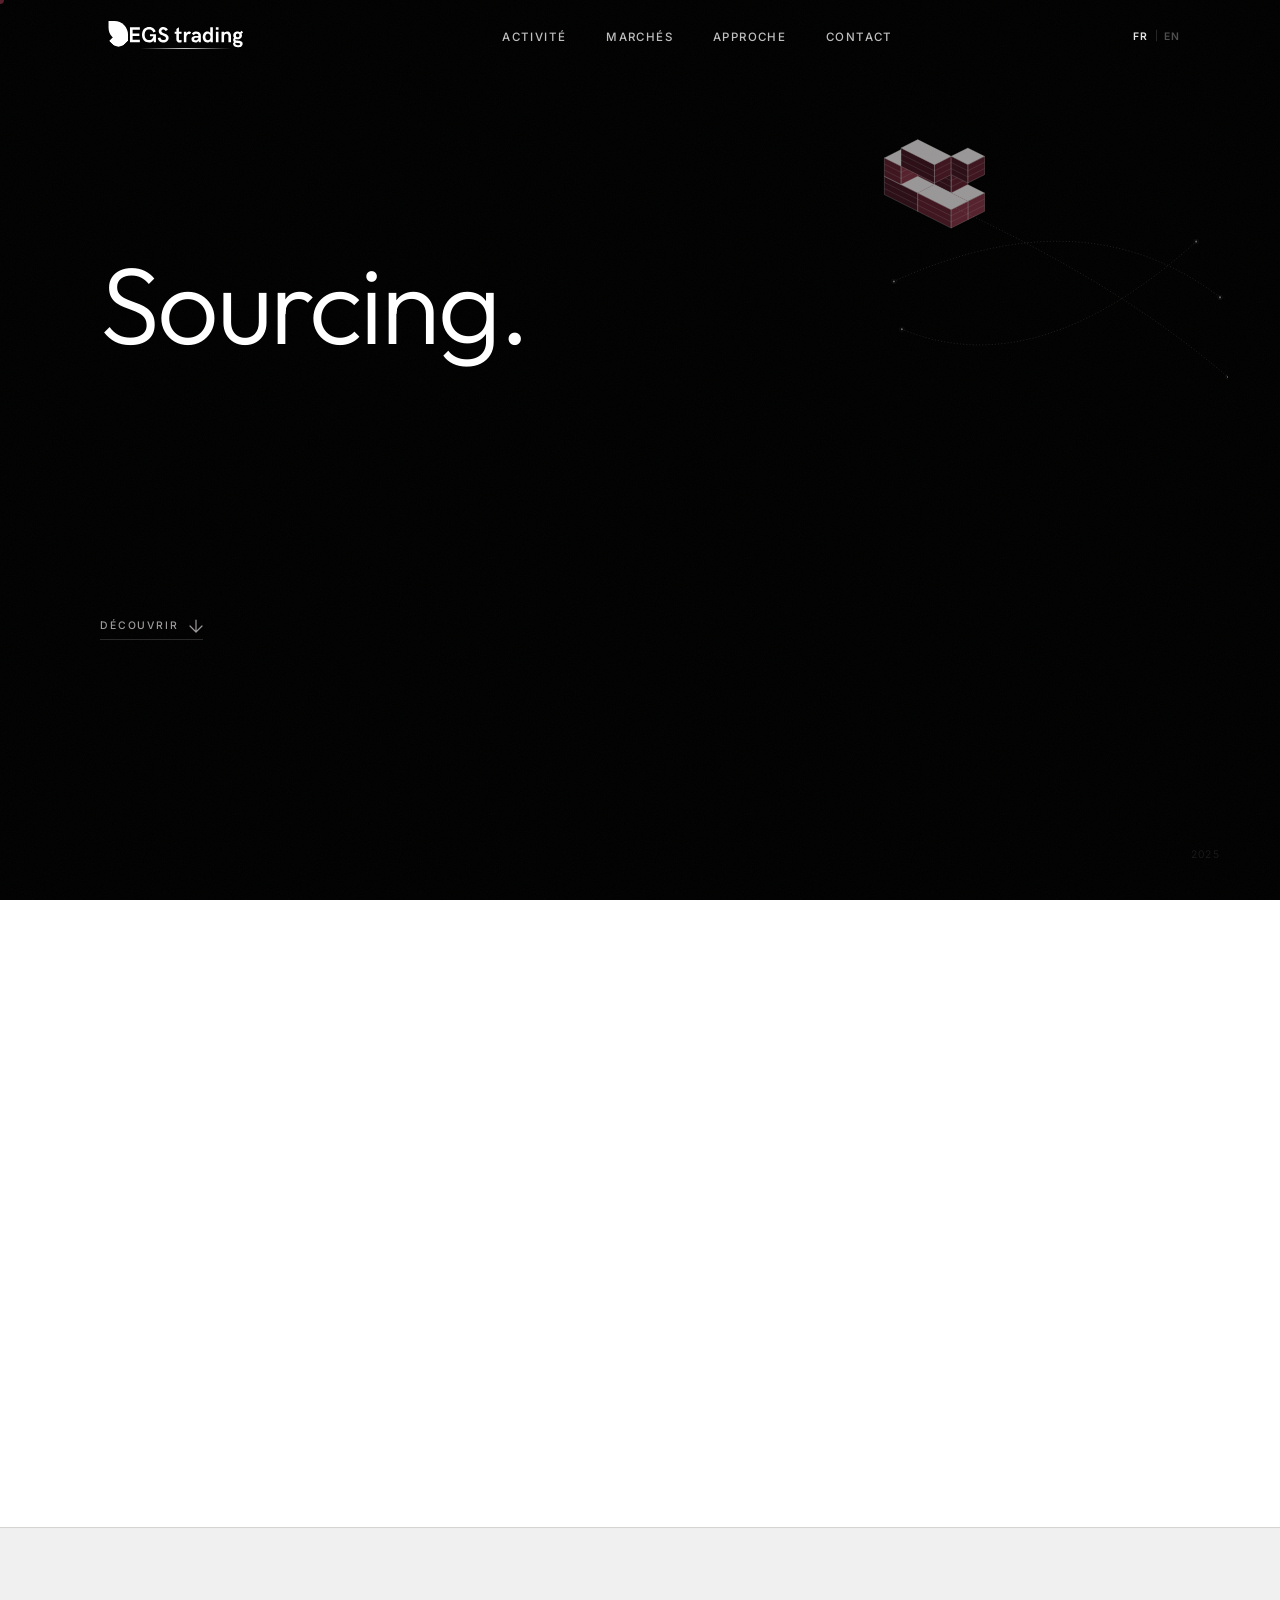
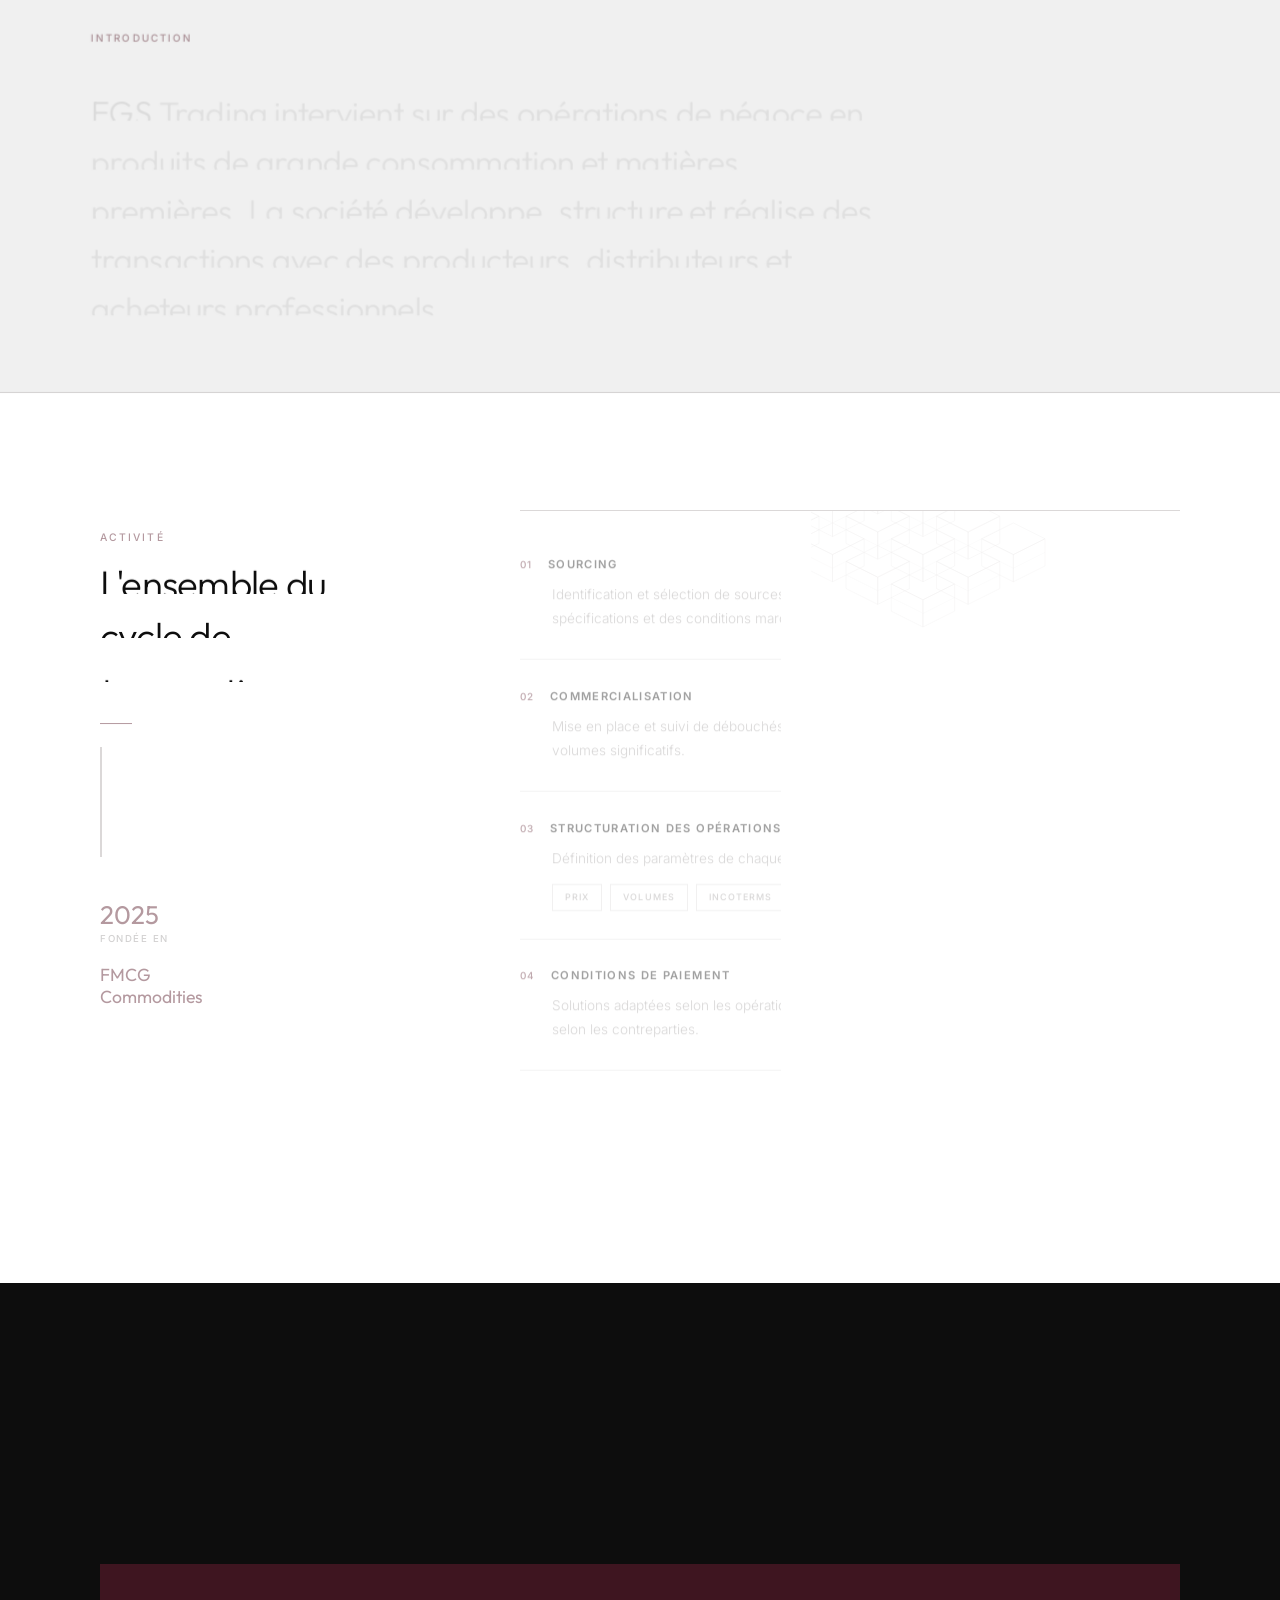
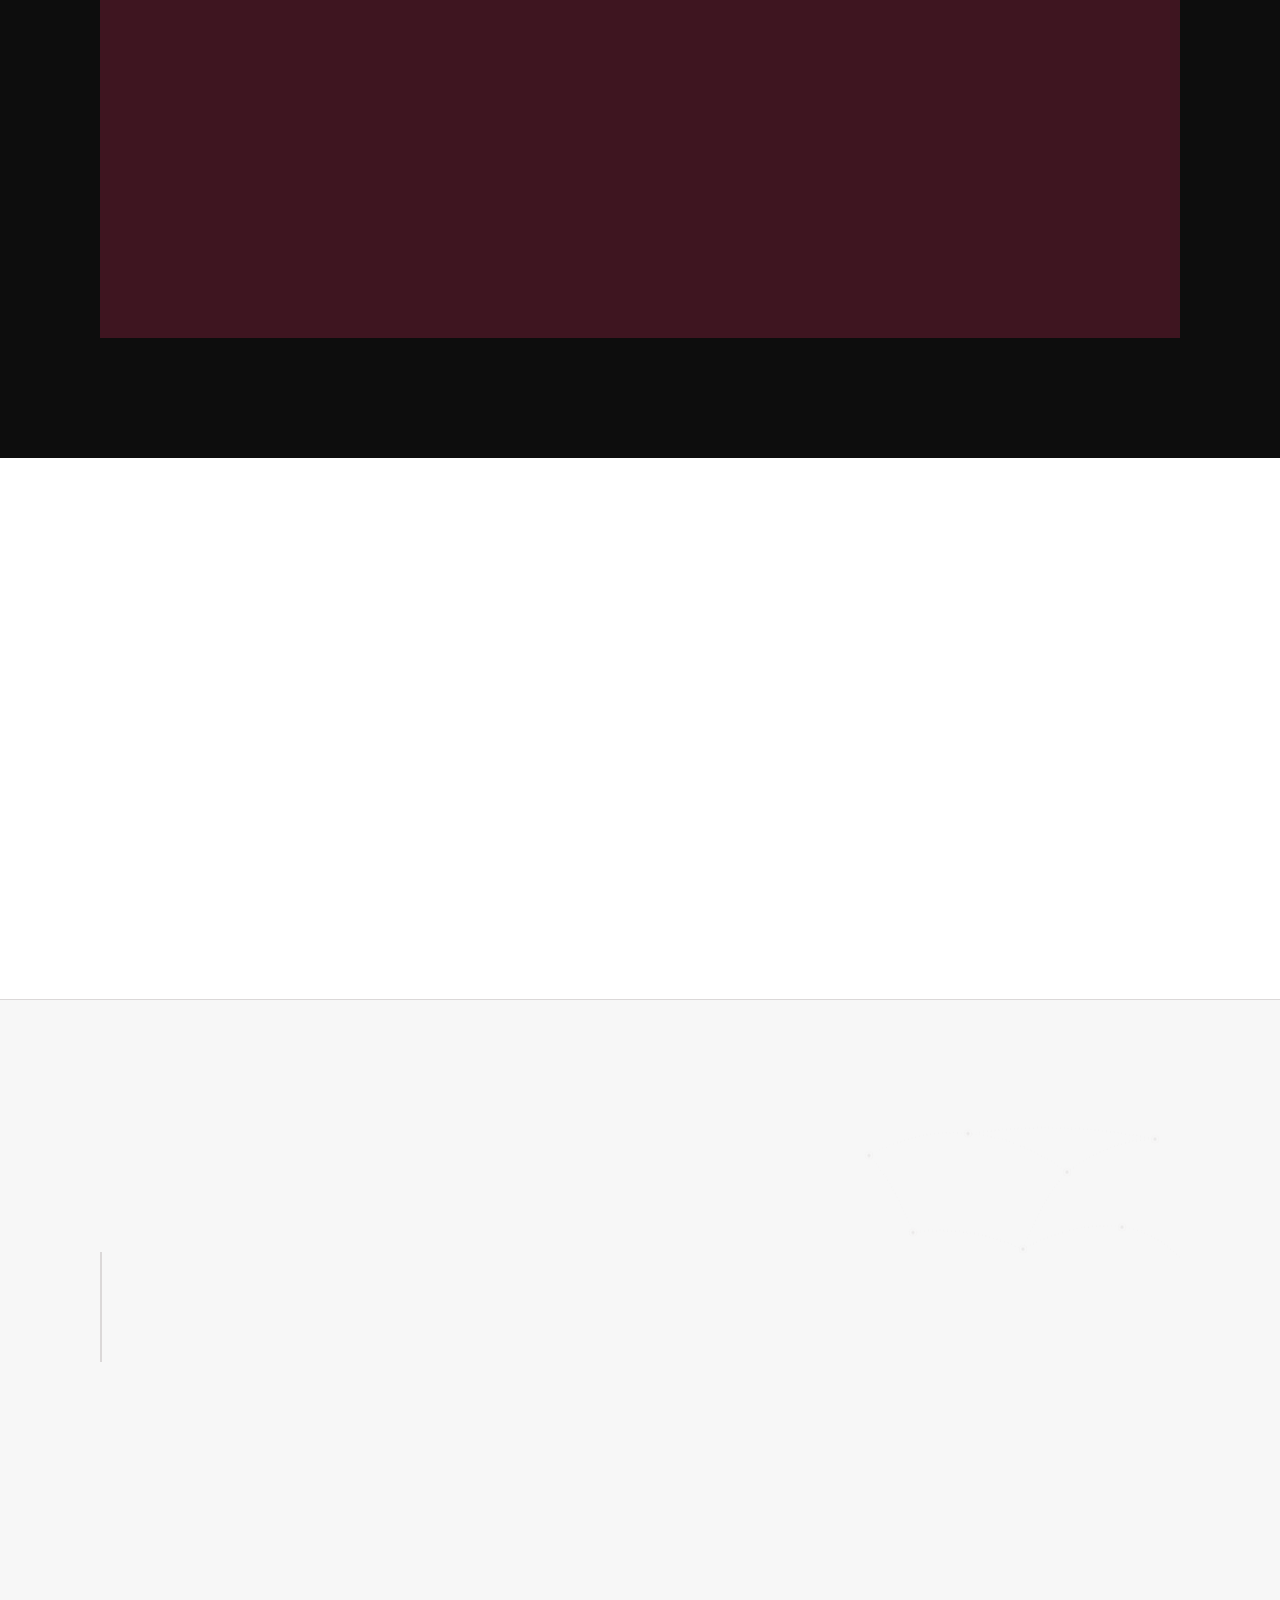
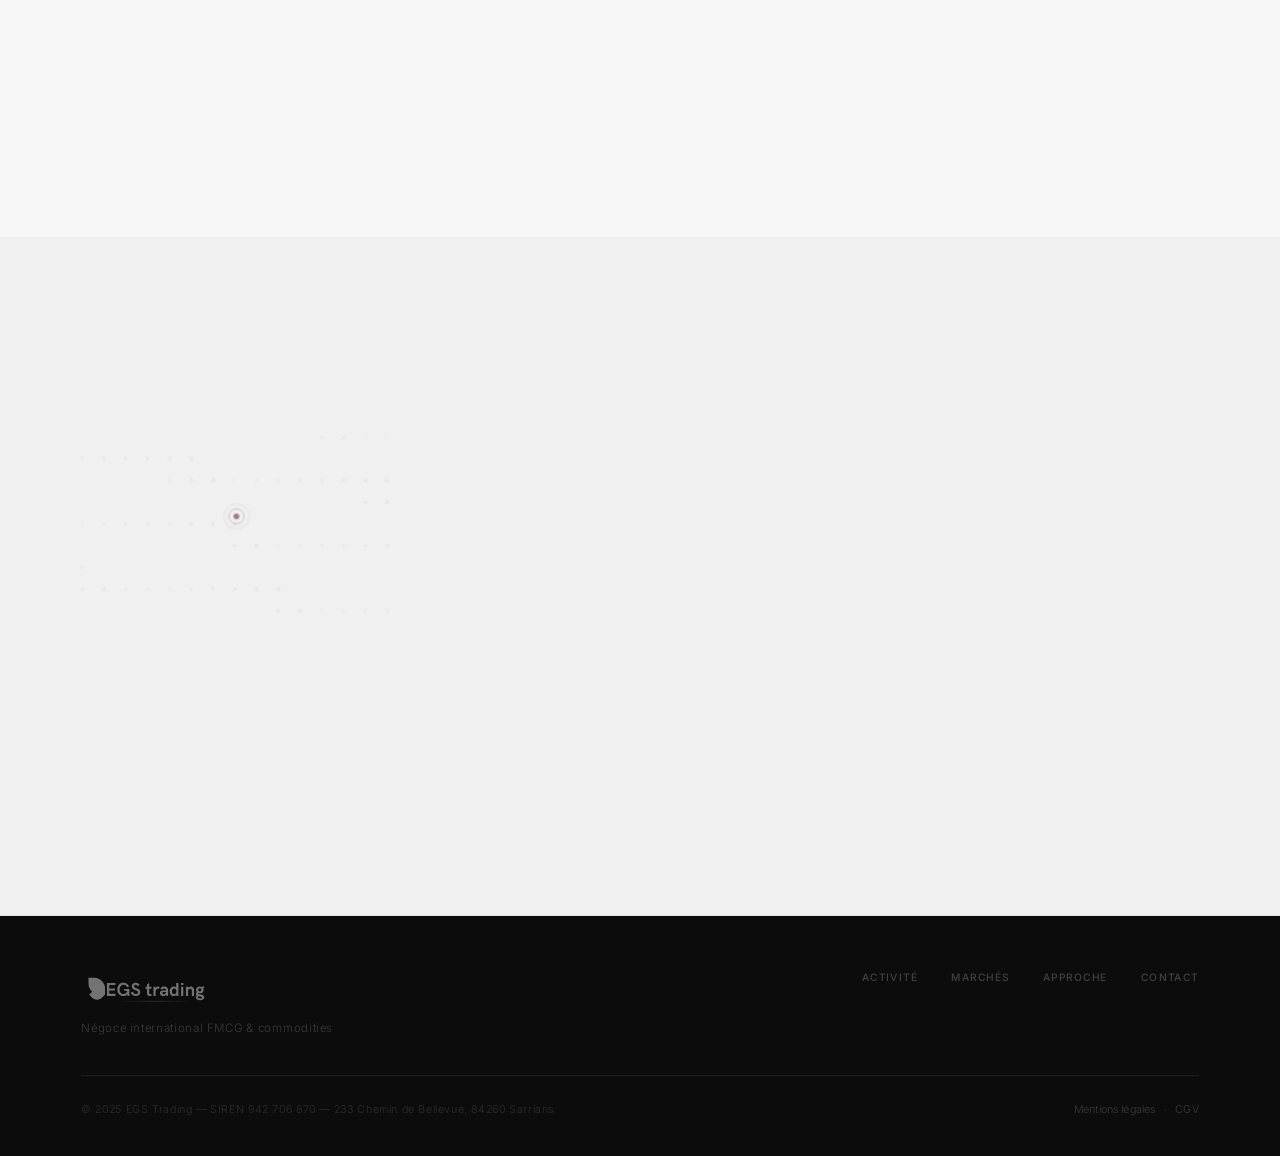
<file: index.html>
<!DOCTYPE html>
<html lang="fr">
<head>
  <meta charset="UTF-8" />
  <meta name="viewport" content="width=device-width, initial-scale=1.0" />
  <title>EGS Trading — Négoce international FMCG & Commodities</title>
  <meta name="description" content="EGS Trading — Négoce international FMCG & Commodities. Sourcing, structuration et exécution de transactions." />
  <link rel="preconnect" href="https://fonts.googleapis.com" />
  <link href="https://fonts.googleapis.com/css2?family=Outfit:wght@200;300;400;500;600;700&family=Inter:wght@300;400;500&display=swap" rel="stylesheet" />
  <link rel="stylesheet" href="style.css?v=5" />
</head>
<body>

  <!-- Scroll progress -->
  <div class="scroll-progress" id="scrollProgress"><span></span></div>

  <!-- Custom cursor -->
  <div class="cursor" id="cursor"></div>
  <div class="cursor-follower" id="cursorFollower"></div>

  <!-- ==============================
       NAVIGATION
  =============================== -->
  <header class="header" id="header">
    <nav class="nav container">
      <a href="#top" class="nav__logo">
        <img src="logo.svg" alt="EGS Trading" class="nav__logo-img" />
      </a>
      <ul class="nav__links" id="navLinks">
        <li><a href="#activite" class="nav__link" data-i18n="nav.activity">Activité</a></li>
        <li><a href="#marches"  class="nav__link" data-i18n="nav.markets">Marchés</a></li>
        <li><a href="#approche" class="nav__link" data-i18n="nav.approach">Approche</a></li>
        <li><a href="#contact"  class="nav__link" data-i18n="nav.contact">Contact</a></li>
      </ul>
      <div class="nav__right">
        <div class="lang-switcher">
          <button class="lang-btn active" data-lang="fr">FR</button>
          <span class="lang-sep">|</span>
          <button class="lang-btn" data-lang="en">EN</button>
        </div>
        <button class="nav__burger" id="burger" aria-label="Menu">
          <span></span><span></span>
        </button>
      </div>
    </nav>
  </header>

  <!-- ==============================
       HERO
  =============================== -->
  <section class="hero" id="top">
    <canvas class="hero__canvas" id="heroCanvas"></canvas>
    <img src="img/hero-scene.svg" alt="" aria-hidden="true" class="hero__scene" />
    <div class="hero__grain"></div>
    <div class="hero__frame" aria-hidden="true">
      <span class="hero__frame-mark hero__frame-mark--tl"></span>
      <span class="hero__frame-mark hero__frame-mark--tr"></span>
      <span class="hero__frame-mark hero__frame-mark--bl"></span>
      <span class="hero__frame-mark hero__frame-mark--br"></span>
    </div>
    <div class="container hero__inner">
      <h1 class="hero__title">
        <span class="hero__title-row reveal-line" data-i18n="hero.line1">Sourcing.</span>
        <span class="hero__title-row hero__title-row--indent reveal-line" data-i18n="hero.line2">Structuration.</span>
        <span class="hero__title-row hero__title-row--light reveal-line" data-i18n="hero.line3">Exécution.</span>
      </h1>
      <div class="hero__footer">
        <a href="#activite" class="hero__scroll-cta reveal-up">
          <span data-i18n="hero.cta">Découvrir</span>
          <svg width="14" height="14" viewBox="0 0 14 14" fill="none"><path d="M7 1v12M1 7l6 6 6-6" stroke="currentColor" stroke-width="1.2" stroke-linecap="round" stroke-linejoin="round"/></svg>
        </a>
      </div>
    </div>
    <div class="hero__year">2025</div>
  </section>

  <div class="seam" aria-hidden="true"><span></span></div>

  <!-- ==============================
       INTRO
  =============================== -->
  <section class="manifesto">
    <div class="container">
      <div class="manifesto__wrapper reveal-up">
        <span class="manifesto__eyebrow" data-i18n="intro.label">Introduction</span>
        <blockquote class="manifesto__quote" data-i18n="intro.text">
          EGS Trading intervient sur des opérations de négoce en produits de grande consommation et matières premières. La société développe, structure et réalise des transactions avec des producteurs, distributeurs et acheteurs professionnels.
        </blockquote>
      </div>
    </div>
  </section>

  <div class="seam" aria-hidden="true"><span></span></div>

  <!-- ==============================
       ACTIVITÉ
  =============================== -->
  <section class="about" id="activite">
    <div class="container about__grid">

      <div class="about__sticky">
        <span class="section-label reveal-up" data-i18n="activity.label">Activité</span>
        <h2 class="about__title reveal-up" data-i18n="activity.title">
          L'ensemble du<br>cycle de<br>transaction.
        </h2>
        <div class="about__rule reveal-up"></div>
        <div class="rail" data-rail aria-hidden="true"><span class="rail__fill"></span></div>
        <div class="about__stats reveal-up">
          <div class="about__stat">
            <span class="about__stat-n">2025</span>
            <span class="about__stat-l" data-i18n="activity.stat1">Fondée en</span>
          </div>
          <div class="about__stat">
            <div class="about__stat-dual">
              <span class="about__stat-n">FMCG</span>
              <span class="about__stat-n" data-i18n="activity.stat2">Commodities</span>
            </div>
          </div>
        </div>
      </div>

      <div class="about__content">
        <img src="img/about-watermark.svg" alt="" aria-hidden="true" class="about__watermark" />
        <div class="about__principles">
          <div class="principle reveal-up">
            <div class="principle__head">
              <span class="principle__num">01</span>
              <h3 data-i18n="activity.p1h">Sourcing</h3>
            </div>
            <p data-i18n="activity.p1t">Identification et sélection de sources d'approvisionnement adaptées, en fonction des volumes, des spécifications et des conditions marché.</p>
          </div>
          <div class="principle reveal-up">
            <div class="principle__head">
              <span class="principle__num">02</span>
              <h3 data-i18n="activity.p2h">Commercialisation</h3>
            </div>
            <p data-i18n="activity.p2t">Mise en place et suivi de débouchés auprès d'acheteurs professionnels, principalement sur des volumes significatifs.</p>
          </div>
          <div class="principle reveal-up">
            <div class="principle__head">
              <span class="principle__num">03</span>
              <h3 data-i18n="activity.p3h">Structuration des opérations</h3>
            </div>
            <p data-i18n="activity.p3t">Définition des paramètres de chaque transaction.</p>
            <div class="principle__tags">
              <span data-i18n="activity.tag1">Prix</span>
              <span data-i18n="activity.tag2">Volumes</span>
              <span data-i18n="activity.tag3">Incoterms</span>
              <span data-i18n="activity.tag4">Logistique</span>
              <span data-i18n="activity.tag5">Conditions contractuelles</span>
            </div>
          </div>
          <div class="principle reveal-up">
            <div class="principle__head">
              <span class="principle__num">04</span>
              <h3 data-i18n="activity.p4h">Conditions de paiement</h3>
            </div>
            <p data-i18n="activity.p4t">Solutions adaptées selon les opérations : paiement comptant, différé, ou structuration spécifique selon les contreparties.</p>
          </div>
          <div class="principle reveal-up">
            <div class="principle__head">
              <span class="principle__num">05</span>
              <h3 data-i18n="activity.p5h">Exécution</h3>
            </div>
            <p data-i18n="activity.p5t">Coordination et suivi des opérations jusqu'à leur aboutissement.</p>
          </div>
        </div>
      </div>

    </div>
  </section>

  <div class="seam seam--dark" aria-hidden="true"><span></span></div>

  <!-- ==============================
       MARCHÉS
  =============================== -->
  <section class="markets" id="marches">
    <div class="container">
      <div class="markets__header reveal-up">
        <span class="section-label section-label--light" data-i18n="markets.label">Marchés</span>
        <h2 class="markets__title" data-i18n="markets.title">Nos marchés</h2>
      </div>
      <div class="markets__grid">
        <article class="market-card reveal-up">
          <img src="img/markets-fmcg.svg" alt="" aria-hidden="true" class="market-card__scene" />
          <div class="market-card__num">I</div>
          <div class="market-card__body">
            <h3 data-i18n="markets.m1h">FMCG</h3>
            <p data-i18n="markets.m1t">Boissons, produits alimentaires et autres références à forte rotation.</p>
            <div class="market-card__tags">
              <span data-i18n="markets.m1t1">Boissons</span>
              <span data-i18n="markets.m1t2">Alimentaire</span>
              <span data-i18n="markets.m1t3">Hygiène</span>
            </div>
          </div>
          <div class="market-card__arrow">
            <svg width="24" height="24" viewBox="0 0 24 24" fill="none"><path d="M5 12h14M12 5l7 7-7 7" stroke="currentColor" stroke-width="1.2" stroke-linecap="round" stroke-linejoin="round"/></svg>
          </div>
        </article>
        <article class="market-card reveal-up">
          <img src="img/markets-commodities.svg" alt="" aria-hidden="true" class="market-card__scene" />
          <div class="market-card__num">II</div>
          <div class="market-card__body">
            <h3 data-i18n="markets.m2h">Commodities</h3>
            <p data-i18n="markets.m2t">Produits agricoles et matières premières sélectionnées.</p>
            <div class="market-card__tags">
              <span data-i18n="markets.m2t1">Agricole</span>
              <span data-i18n="markets.m2t2">Matières premières</span>
            </div>
          </div>
          <div class="market-card__arrow">
            <svg width="24" height="24" viewBox="0 0 24 24" fill="none"><path d="M5 12h14M12 5l7 7-7 7" stroke="currentColor" stroke-width="1.2" stroke-linecap="round" stroke-linejoin="round"/></svg>
          </div>
        </article>
      </div>
    </div>
  </section>

  <div class="seam" aria-hidden="true"><span></span></div>

  <!-- ==============================
       NOS CLIENTS
  =============================== -->
  <section class="approach" id="approche">
    <div class="container approach__grid">

      <div class="approach__left">
        <span class="section-label reveal-up" data-i18n="clients.label">Nos clients</span>
        <h2 class="approach__title reveal-up" data-i18n="clients.title">
          Avec qui<br>nous travaillons.
        </h2>
        <div class="rail" data-rail aria-hidden="true"><span class="rail__fill"></span></div>
      </div>

      <div class="approach__right">
        <img src="img/approach-network.svg" alt="" aria-hidden="true" class="approach__watermark" />
        <p class="approach__goal reveal-up" data-i18n="clients.intro">
          EGS Trading travaille exclusivement avec des professionnels — entreprises, industriels et opérateurs qui nécessitent volumes, réactivité et coordination.
        </p>
        <div class="approach__divider reveal-up"></div>
        <div class="clients__grid reveal-up">
          <div class="client-type">
            <span class="client-type__num">01</span>
            <h3 data-i18n="clients.c1h">Producteurs &amp; industriels</h3>
            <p data-i18n="clients.c1t">Fabricants et producteurs cherchant à écouler des volumes sur de nouveaux marchés ou à optimiser leurs flux de vente.</p>
          </div>
          <div class="client-type">
            <span class="client-type__num">02</span>
            <h3 data-i18n="clients.c2h">Distributeurs &amp; grossistes</h3>
            <p data-i18n="clients.c2t">Opérateurs de distribution ayant des besoins d'approvisionnement réguliers en produits FMCG ou matières premières.</p>
          </div>
          <div class="client-type">
            <span class="client-type__num">03</span>
            <h3 data-i18n="clients.c3h">Acheteurs professionnels</h3>
            <p data-i18n="clients.c3t">Entreprises intervenant sur des marchés internationaux, à la recherche de sources fiables et de conditions compétitives.</p>
          </div>
        </div>
      </div>

    </div>
  </section>

  <div class="seam" aria-hidden="true"><span></span></div>

  <!-- ==============================
       CONTACT
  =============================== -->
  <section class="contact" id="contact">
    <div class="container contact__grid">

      <div class="contact__left">
        <img src="img/contact-map.svg" alt="" aria-hidden="true" class="contact__map" />
        <span class="section-label reveal-up" data-i18n="contact.label">Contact</span>
        <h2 class="contact__title reveal-up" data-i18n="contact.title">
          Pour toute<br>demande.
        </h2>
        <div class="contact__info">
          <a href="mailto:contact@egs-trading.com" class="contact__info-row reveal-up">
            <svg width="16" height="16" viewBox="0 0 24 24" fill="none" stroke="currentColor" stroke-width="1.5"><path d="M21.75 6.75v10.5a2.25 2.25 0 01-2.25 2.25h-15a2.25 2.25 0 01-2.25-2.25V6.75m19.5 0A2.25 2.25 0 0019.5 4.5h-15a2.25 2.25 0 00-2.25 2.25m19.5 0v.243a2.25 2.25 0 01-1.07 1.916l-7.5 4.615a2.25 2.25 0 01-2.36 0L3.32 8.91a2.25 2.25 0 01-1.07-1.916V6.75"/></svg>
            <span>contact@egs-trading.com</span>
          </a>
          <div class="contact__info-row reveal-up">
            <svg width="16" height="16" viewBox="0 0 24 24" fill="none" stroke="currentColor" stroke-width="1.5"><path d="M15 10.5a3 3 0 11-6 0 3 3 0 016 0z"/><path d="M19.5 10.5c0 7.142-7.5 11.25-7.5 11.25S4.5 17.642 4.5 10.5a7.5 7.5 0 1115 0z"/></svg>
            <span>233 Chemin de Bellevue<br>84260 Sarrians, France</span>
          </div>
        </div>
      </div>

      <div class="contact__right reveal-up">
        <form class="form" id="contactForm" method="post" action="contact.php" novalidate>
          <div class="form__row">
            <div class="form__field">
              <label data-i18n="form.name">Nom</label>
              <input type="text" name="nom" required data-i18n-placeholder="form.namePh" placeholder="Votre nom" />
            </div>
            <div class="form__field">
              <label data-i18n="form.company">Société</label>
              <input type="text" name="societe" data-i18n-placeholder="form.companyPh" placeholder="Votre société" />
            </div>
          </div>
          <div class="form__field">
            <label data-i18n="form.email">Email</label>
            <input type="email" name="email" required placeholder="votre@email.com" />
          </div>
          <div class="form__field">
            <label data-i18n="form.message">Message</label>
            <textarea name="message" required rows="5" data-i18n-placeholder="form.messagePh" placeholder="Décrivez votre projet..."></textarea>
          </div>
          <button type="submit" class="form__submit" id="formSubmit">
            <span data-i18n="form.send">Envoyer</span>
            <svg width="16" height="16" viewBox="0 0 24 24" fill="none"><path d="M5 12h14M12 5l7 7-7 7" stroke="currentColor" stroke-width="1.5" stroke-linecap="round" stroke-linejoin="round"/></svg>
          </button>
          <p class="form__notice" id="formNotice"></p>
        </form>
      </div>

    </div>
  </section>

  <div class="seam seam--dark" aria-hidden="true"><span></span></div>

  <!-- ==============================
       FOOTER
  =============================== -->
  <footer class="footer">
    <div class="container footer__inner">
      <div class="footer__top">
        <div class="footer__brand">
          <img src="logo.svg" alt="EGS Trading" class="footer__logo" />
          <p class="footer__tagline" data-i18n="footer.tagline">Négoce international FMCG &amp; commodities</p>
        </div>
        <nav class="footer__nav">
          <a href="#activite" data-i18n="nav.activity">Activité</a>
          <a href="#marches" data-i18n="nav.markets">Marchés</a>
          <a href="#approche" data-i18n="nav.approach">Approche</a>
          <a href="#contact" data-i18n="nav.contact">Contact</a>
        </nav>
      </div>
      <div class="footer__bottom">
        <p class="footer__legal">
          &copy; 2025 EGS Trading &mdash; SIREN 942 706 870 &mdash; 233 Chemin de Bellevue, 84260 Sarrians
        </p>
        <div class="footer__legal-links">
          <a href="mentions-legales.html">Mentions légales</a>
          <span>·</span>
          <a href="cgv.html">CGV</a>
        </div>
      </div>
    </div>
  </footer>

  <script src="script.js?v=5"></script>
  <script src="vendor/gsap.min.js"></script>
  <script src="vendor/ScrollTrigger.min.js"></script>
  <script src="vendor/lenis.min.js"></script>
  <script src="motion.js?v=1"></script>
</body>
</html>
</file>
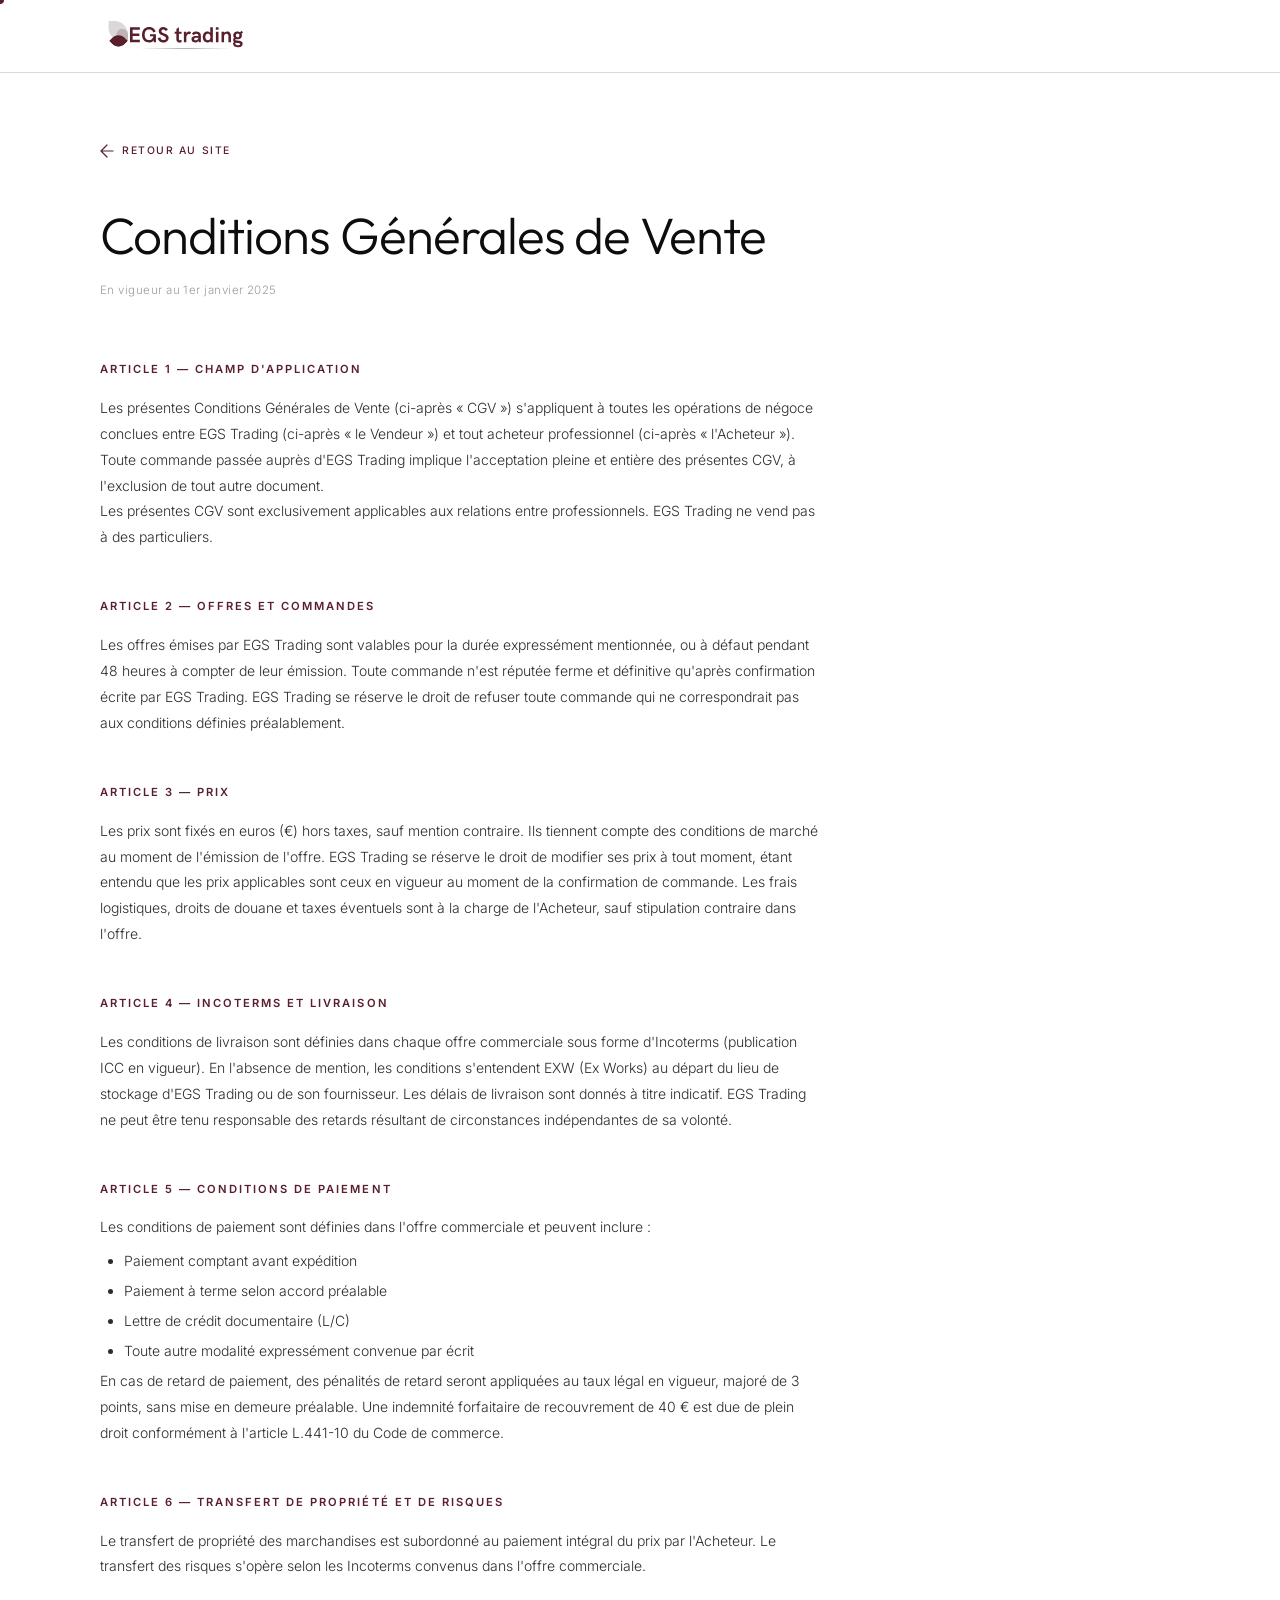
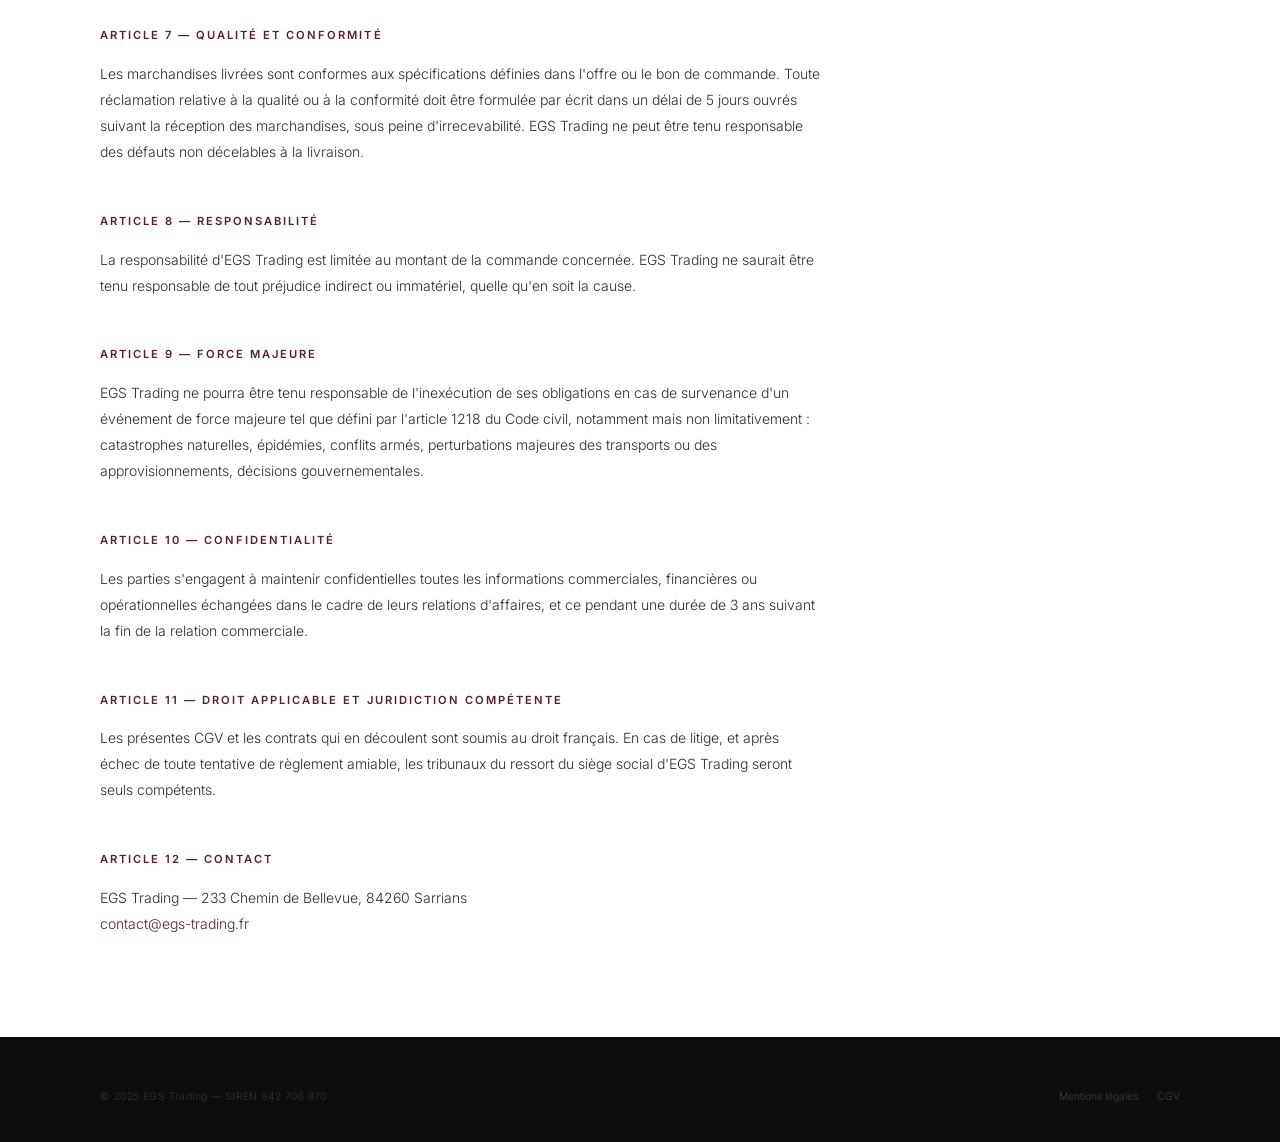
<file: cgv.html>
<!DOCTYPE html>
<html lang="fr">
<head>
  <meta charset="UTF-8" />
  <meta name="viewport" content="width=device-width, initial-scale=1.0" />
  <title>Conditions Générales de Vente — EGS Trading</title>
  <link rel="preconnect" href="https://fonts.googleapis.com" />
  <link href="https://fonts.googleapis.com/css2?family=Outfit:wght@200;300;400;500;600&family=Inter:wght@300;400;500&display=swap" rel="stylesheet" />
  <link rel="stylesheet" href="style.css?v=5" />
  <style>
    .legal-page { padding: 140px 0 100px; min-height: 80vh; }
    .legal-page h1 {
      font-family: var(--font-head); font-size: clamp(2rem, 4vw, 3.5rem);
      font-weight: 300; color: var(--black); letter-spacing: -.02em;
      margin-bottom: 16px; line-height: 1.1;
    }
    .legal-page .legal-date {
      font-size: .72rem; color: var(--gray-500); margin-bottom: 60px;
      letter-spacing: .04em;
    }
    .legal-page h2 {
      font-family: var(--font-body); font-size: .7rem; font-weight: 600;
      letter-spacing: .18em; text-transform: uppercase; color: var(--burgundy);
      margin-top: 48px; margin-bottom: 16px;
    }
    .legal-page p, .legal-page li {
      font-size: .875rem; font-weight: 300; color: var(--gray-800);
      line-height: 1.85; max-width: 720px;
    }
    .legal-page ul { list-style: disc; padding-left: 1.5rem; margin-top: 8px; }
    .legal-page ul li { margin-bottom: 4px; }
    .legal-page a { color: var(--burgundy); }
    .legal-back {
      display: inline-flex; align-items: center; gap: 8px;
      font-size: .65rem; font-weight: 500; letter-spacing: .15em;
      text-transform: uppercase; color: var(--gray-500);
      margin-bottom: 48px; transition: color .3s;
    }
    .legal-back:hover { color: var(--burgundy); }
    .legal-back:hover svg { transform: translateX(-3px); }
    .legal-back svg { transition: transform .3s; }
  </style>
</head>
<body>

  <div class="cursor" id="cursor"></div>
  <div class="cursor-follower" id="cursorFollower"></div>

  <header class="header scrolled" id="header">
    <nav class="nav container">
      <a href="index.html" class="nav__logo">
        <img src="logo.svg" alt="EGS Trading" class="nav__logo-img" />
      </a>
    </nav>
  </header>

  <main class="legal-page">
    <div class="container">

      <a href="index.html" class="legal-back">
        <svg width="14" height="14" viewBox="0 0 14 14" fill="none"><path d="M13 7H1M7 13l-6-6 6-6" stroke="currentColor" stroke-width="1.2" stroke-linecap="round" stroke-linejoin="round"/></svg>
        Retour au site
      </a>

      <h1>Conditions Générales de Vente</h1>
      <p class="legal-date">En vigueur au 1er janvier 2025</p>

      <h2>Article 1 — Champ d'application</h2>
      <p>
        Les présentes Conditions Générales de Vente (ci-après « CGV ») s'appliquent à toutes les
        opérations de négoce conclues entre EGS Trading (ci-après « le Vendeur ») et tout acheteur
        professionnel (ci-après « l'Acheteur »). Toute commande passée auprès d'EGS Trading implique
        l'acceptation pleine et entière des présentes CGV, à l'exclusion de tout autre document.
      </p>
      <p>
        Les présentes CGV sont exclusivement applicables aux relations entre professionnels. EGS Trading
        ne vend pas à des particuliers.
      </p>

      <h2>Article 2 — Offres et commandes</h2>
      <p>
        Les offres émises par EGS Trading sont valables pour la durée expressément mentionnée, ou à
        défaut pendant 48 heures à compter de leur émission. Toute commande n'est réputée ferme et
        définitive qu'après confirmation écrite par EGS Trading. EGS Trading se réserve le droit de
        refuser toute commande qui ne correspondrait pas aux conditions définies préalablement.
      </p>

      <h2>Article 3 — Prix</h2>
      <p>
        Les prix sont fixés en euros (€) hors taxes, sauf mention contraire. Ils tiennent compte des
        conditions de marché au moment de l'émission de l'offre. EGS Trading se réserve le droit de
        modifier ses prix à tout moment, étant entendu que les prix applicables sont ceux en vigueur
        au moment de la confirmation de commande. Les frais logistiques, droits de douane et taxes
        éventuels sont à la charge de l'Acheteur, sauf stipulation contraire dans l'offre.
      </p>

      <h2>Article 4 — Incoterms et livraison</h2>
      <p>
        Les conditions de livraison sont définies dans chaque offre commerciale sous forme d'Incoterms
        (publication ICC en vigueur). En l'absence de mention, les conditions s'entendent EXW (Ex Works)
        au départ du lieu de stockage d'EGS Trading ou de son fournisseur. Les délais de livraison sont
        donnés à titre indicatif. EGS Trading ne peut être tenu responsable des retards résultant de
        circonstances indépendantes de sa volonté.
      </p>

      <h2>Article 5 — Conditions de paiement</h2>
      <p>Les conditions de paiement sont définies dans l'offre commerciale et peuvent inclure :</p>
      <ul>
        <li>Paiement comptant avant expédition</li>
        <li>Paiement à terme selon accord préalable</li>
        <li>Lettre de crédit documentaire (L/C)</li>
        <li>Toute autre modalité expressément convenue par écrit</li>
      </ul>
      <p>
        En cas de retard de paiement, des pénalités de retard seront appliquées au taux légal en vigueur,
        majoré de 3 points, sans mise en demeure préalable. Une indemnité forfaitaire de recouvrement de
        40 € est due de plein droit conformément à l'article L.441-10 du Code de commerce.
      </p>

      <h2>Article 6 — Transfert de propriété et de risques</h2>
      <p>
        Le transfert de propriété des marchandises est subordonné au paiement intégral du prix par
        l'Acheteur. Le transfert des risques s'opère selon les Incoterms convenus dans l'offre
        commerciale.
      </p>

      <h2>Article 7 — Qualité et conformité</h2>
      <p>
        Les marchandises livrées sont conformes aux spécifications définies dans l'offre ou le bon
        de commande. Toute réclamation relative à la qualité ou à la conformité doit être formulée
        par écrit dans un délai de 5 jours ouvrés suivant la réception des marchandises, sous peine
        d'irrecevabilité. EGS Trading ne peut être tenu responsable des défauts non décelables à
        la livraison.
      </p>

      <h2>Article 8 — Responsabilité</h2>
      <p>
        La responsabilité d'EGS Trading est limitée au montant de la commande concernée. EGS Trading
        ne saurait être tenu responsable de tout préjudice indirect ou immatériel, quelle qu'en soit
        la cause.
      </p>

      <h2>Article 9 — Force majeure</h2>
      <p>
        EGS Trading ne pourra être tenu responsable de l'inexécution de ses obligations en cas de
        survenance d'un événement de force majeure tel que défini par l'article 1218 du Code civil,
        notamment mais non limitativement : catastrophes naturelles, épidémies, conflits armés,
        perturbations majeures des transports ou des approvisionnements, décisions gouvernementales.
      </p>

      <h2>Article 10 — Confidentialité</h2>
      <p>
        Les parties s'engagent à maintenir confidentielles toutes les informations commerciales,
        financières ou opérationnelles échangées dans le cadre de leurs relations d'affaires, et ce
        pendant une durée de 3 ans suivant la fin de la relation commerciale.
      </p>

      <h2>Article 11 — Droit applicable et juridiction compétente</h2>
      <p>
        Les présentes CGV et les contrats qui en découlent sont soumis au droit français. En cas de
        litige, et après échec de toute tentative de règlement amiable, les tribunaux du ressort du
        siège social d'EGS Trading seront seuls compétents.
      </p>

      <h2>Article 12 — Contact</h2>
      <p>
        EGS Trading — 233 Chemin de Bellevue, 84260 Sarrians<br>
        <a href="mailto:contact@egs-trading.fr">contact@egs-trading.fr</a>
      </p>

    </div>
  </main>

  <footer class="footer">
    <div class="container footer__inner">
      <div class="footer__bottom">
        <p class="footer__legal">
          &copy; 2025 EGS Trading &mdash; SIREN 942 706 870
        </p>
        <div class="footer__legal-links">
          <a href="mentions-legales.html">Mentions légales</a>
          <span>·</span>
          <a href="cgv.html">CGV</a>
        </div>
      </div>
    </div>
  </footer>

  <script src="script.js?v=5"></script>
</body>
</html>
</file>
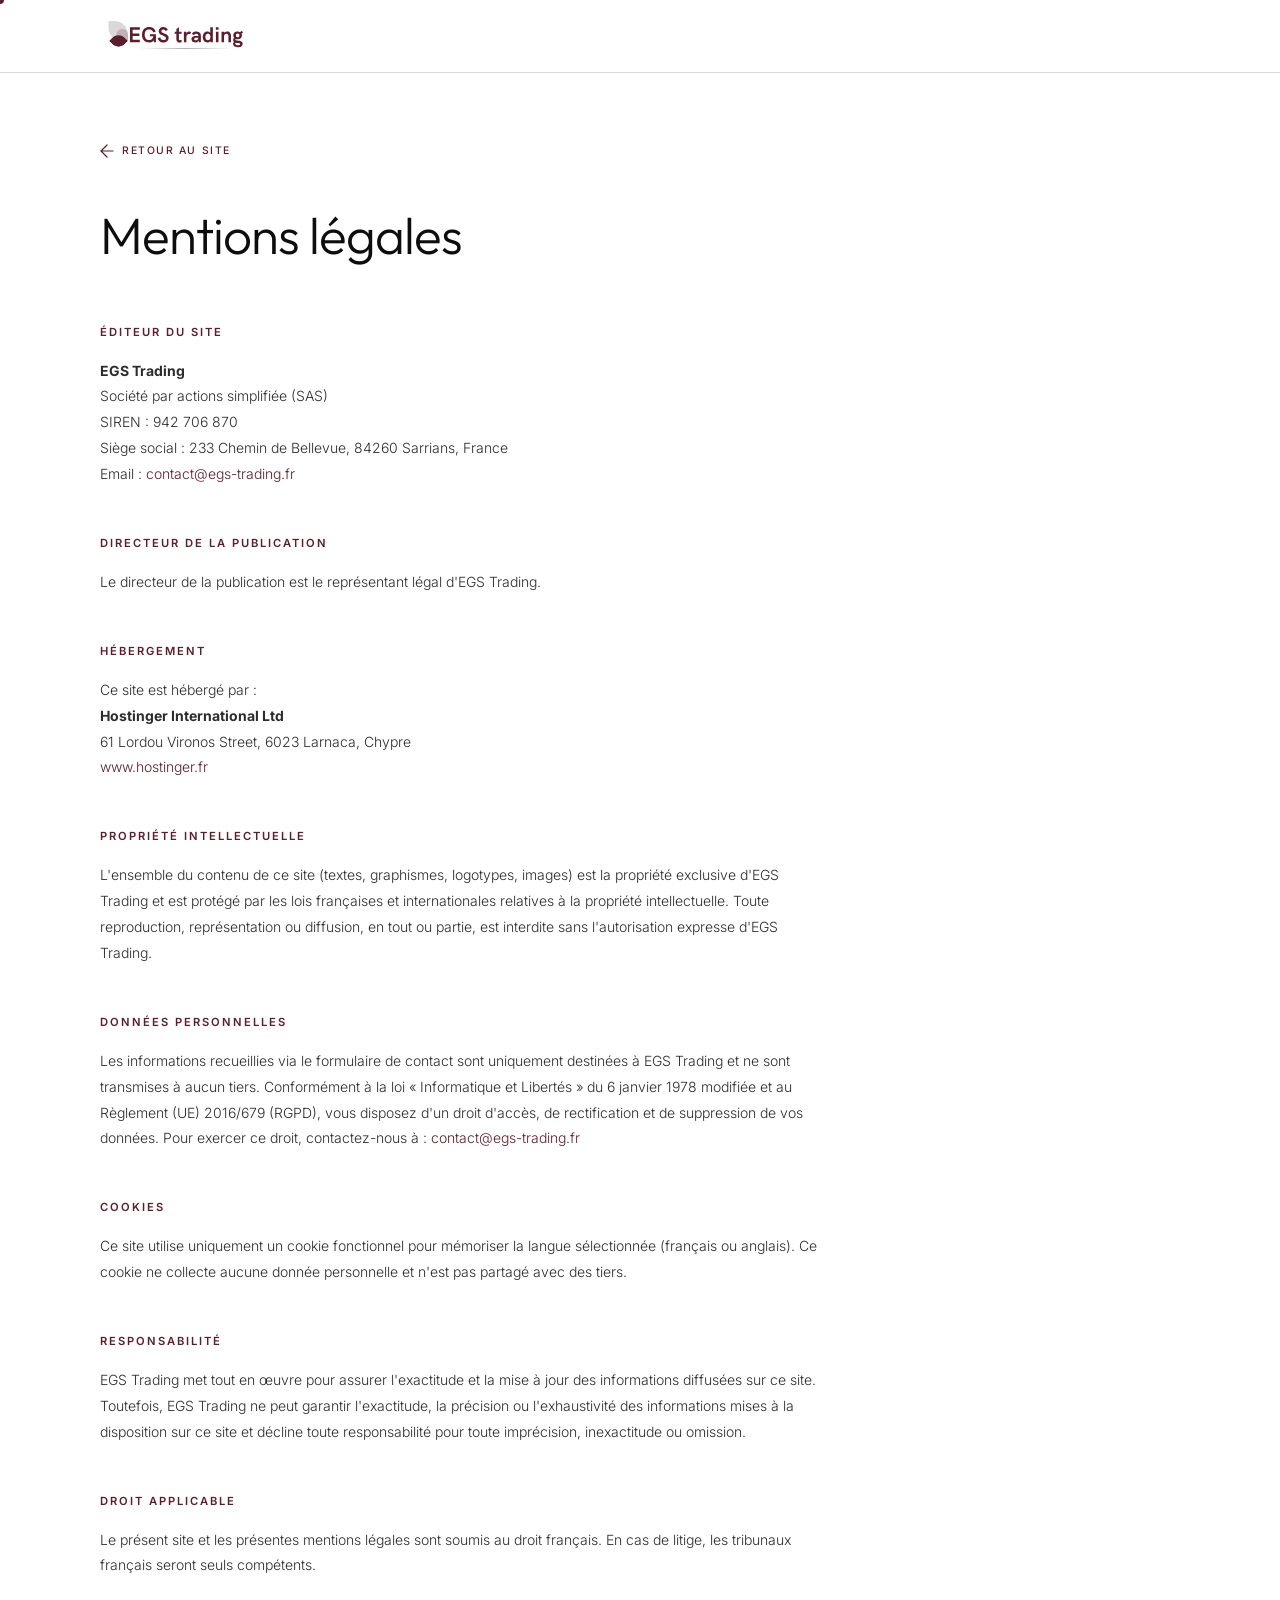
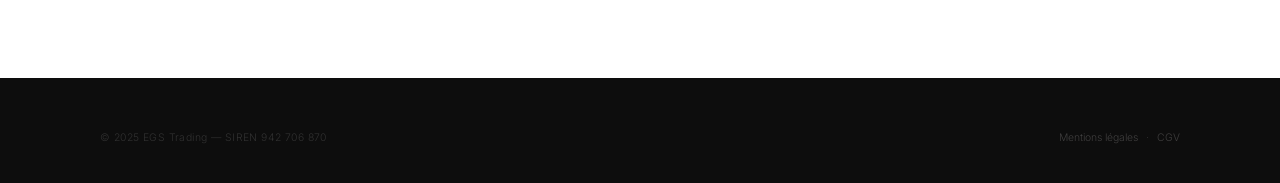
<file: mentions-legales.html>
<!DOCTYPE html>
<html lang="fr">
<head>
  <meta charset="UTF-8" />
  <meta name="viewport" content="width=device-width, initial-scale=1.0" />
  <title>Mentions légales — EGS Trading</title>
  <link rel="preconnect" href="https://fonts.googleapis.com" />
  <link href="https://fonts.googleapis.com/css2?family=Outfit:wght@200;300;400;500;600&family=Inter:wght@300;400;500&display=swap" rel="stylesheet" />
  <link rel="stylesheet" href="style.css?v=5" />
  <style>
    .legal-page { padding: 140px 0 100px; min-height: 80vh; }
    .legal-page h1 {
      font-family: var(--font-head); font-size: clamp(2rem, 4vw, 3.5rem);
      font-weight: 300; color: var(--black); letter-spacing: -.02em;
      margin-bottom: 60px; line-height: 1.1;
    }
    .legal-page h2 {
      font-family: var(--font-body); font-size: .7rem; font-weight: 600;
      letter-spacing: .18em; text-transform: uppercase; color: var(--burgundy);
      margin-top: 48px; margin-bottom: 16px;
    }
    .legal-page p, .legal-page li {
      font-size: .875rem; font-weight: 300; color: var(--gray-800);
      line-height: 1.85; max-width: 720px;
    }
    .legal-page ul { list-style: disc; padding-left: 1.5rem; margin-top: 8px; }
    .legal-page ul li { margin-bottom: 4px; }
    .legal-page a { color: var(--burgundy); }
    .legal-back {
      display: inline-flex; align-items: center; gap: 8px;
      font-size: .65rem; font-weight: 500; letter-spacing: .15em;
      text-transform: uppercase; color: var(--gray-500);
      margin-bottom: 48px; transition: color .3s;
    }
    .legal-back:hover { color: var(--burgundy); }
    .legal-back svg { transition: transform .3s; }
    .legal-back:hover svg { transform: translateX(-3px); }
  </style>
</head>
<body>

  <div class="cursor" id="cursor"></div>
  <div class="cursor-follower" id="cursorFollower"></div>

  <header class="header scrolled" id="header">
    <nav class="nav container">
      <a href="index.html" class="nav__logo">
        <img src="logo.svg" alt="EGS Trading" class="nav__logo-img" />
      </a>
    </nav>
  </header>

  <main class="legal-page">
    <div class="container">

      <a href="index.html" class="legal-back">
        <svg width="14" height="14" viewBox="0 0 14 14" fill="none"><path d="M13 7H1M7 13l-6-6 6-6" stroke="currentColor" stroke-width="1.2" stroke-linecap="round" stroke-linejoin="round"/></svg>
        Retour au site
      </a>

      <h1>Mentions légales</h1>

      <h2>Éditeur du site</h2>
      <p>
        <strong>EGS Trading</strong><br>
        Société par actions simplifiée (SAS)<br>
        SIREN : 942 706 870<br>
        Siège social : 233 Chemin de Bellevue, 84260 Sarrians, France<br>
        Email : <a href="mailto:contact@egs-trading.fr">contact@egs-trading.fr</a>
      </p>

      <h2>Directeur de la publication</h2>
      <p>Le directeur de la publication est le représentant légal d'EGS Trading.</p>

      <h2>Hébergement</h2>
      <p>
        Ce site est hébergé par :<br>
        <strong>Hostinger International Ltd</strong><br>
        61 Lordou Vironos Street, 6023 Larnaca, Chypre<br>
        <a href="https://www.hostinger.fr" target="_blank" rel="noopener">www.hostinger.fr</a>
      </p>

      <h2>Propriété intellectuelle</h2>
      <p>
        L'ensemble du contenu de ce site (textes, graphismes, logotypes, images) est la propriété exclusive
        d'EGS Trading et est protégé par les lois françaises et internationales relatives à la propriété
        intellectuelle. Toute reproduction, représentation ou diffusion, en tout ou partie, est interdite
        sans l'autorisation expresse d'EGS Trading.
      </p>

      <h2>Données personnelles</h2>
      <p>
        Les informations recueillies via le formulaire de contact sont uniquement destinées à EGS Trading
        et ne sont transmises à aucun tiers. Conformément à la loi « Informatique et Libertés » du
        6 janvier 1978 modifiée et au Règlement (UE) 2016/679 (RGPD), vous disposez d'un droit d'accès,
        de rectification et de suppression de vos données. Pour exercer ce droit, contactez-nous à :
        <a href="mailto:contact@egs-trading.fr">contact@egs-trading.fr</a>
      </p>

      <h2>Cookies</h2>
      <p>
        Ce site utilise uniquement un cookie fonctionnel pour mémoriser la langue sélectionnée (français
        ou anglais). Ce cookie ne collecte aucune donnée personnelle et n'est pas partagé avec des tiers.
      </p>

      <h2>Responsabilité</h2>
      <p>
        EGS Trading met tout en œuvre pour assurer l'exactitude et la mise à jour des informations
        diffusées sur ce site. Toutefois, EGS Trading ne peut garantir l'exactitude, la précision ou
        l'exhaustivité des informations mises à la disposition sur ce site et décline toute responsabilité
        pour toute imprécision, inexactitude ou omission.
      </p>

      <h2>Droit applicable</h2>
      <p>
        Le présent site et les présentes mentions légales sont soumis au droit français. En cas de litige,
        les tribunaux français seront seuls compétents.
      </p>

    </div>
  </main>

  <footer class="footer">
    <div class="container footer__inner">
      <div class="footer__bottom">
        <p class="footer__legal">
          &copy; 2025 EGS Trading &mdash; SIREN 942 706 870
        </p>
        <div class="footer__legal-links">
          <a href="mentions-legales.html">Mentions légales</a>
          <span>·</span>
          <a href="cgv.html">CGV</a>
        </div>
      </div>
    </div>
  </footer>

  <script src="script.js?v=5"></script>
</body>
</html>
</file>
<file: style.css>
/* ============================================================
   EGS TRADING — Design System v4
   Moderne · Sobre · Direct · Premium
   Palette logo : #5a1f2d · #9d9a9a · #dbd8d8
   ============================================================ */

*, *::before, *::after { box-sizing: border-box; margin: 0; padding: 0; }

:root {
  /* Couleurs logo */
  --burgundy:    #5a1f2d;
  --burgundy-lt: #7a3040;
  --burgundy-dk: #3e1520;
  --gray-200:    #dbd8d8;   /* logo */
  --gray-500:    #9d9a9a;   /* logo */
  --gray-800:    #2c2c2c;

  /* Neutres modernes */
  --black:  #0d0d0d;
  --white:  #ffffff;
  --bg:     #f7f7f7;        /* blanc légèrement cassé, pas beige */
  --bg-dk:  #f0f0f0;

  /* Typographie */
  --font-head: 'Outfit', system-ui, sans-serif;
  --font-body: 'Inter', system-ui, sans-serif;

  --ease-out:    cubic-bezier(.16,1,.3,1);
  --ease-in-out: cubic-bezier(.76,0,.24,1);
  --pad-x:       60px;
  --section-y:   120px;
}

html { scroll-behavior: smooth; font-size: 16px; }
body {
  font-family: var(--font-body);
  background: var(--white);
  color: var(--gray-800);
  line-height: 1.6;
  -webkit-font-smoothing: antialiased;
  overflow-x: hidden;
  cursor: none;
}
* { cursor: none !important; }
@media (max-width: 640px) {
  * { cursor: auto !important; }
}
img { display: block; max-width: 100%; }
a   { text-decoration: none; color: inherit; }
ul  { list-style: none; }

.container {
  max-width: 1200px;
  margin: 0 auto;
  padding: 0 var(--pad-x);
}

.section-label {
  display: inline-block;
  font-family: var(--font-body);
  font-size: .65rem;
  font-weight: 500;
  letter-spacing: .2em;
  text-transform: uppercase;
  color: var(--burgundy);
  margin-bottom: 16px;
}
.section-label--light { color: rgba(219,216,216,.6); }

/* ============================================================
   SCROLL ANIMATIONS
   ============================================================ */
.reveal-up {
  opacity: 0;
  transform: translateY(24px);
  transition: opacity .7s var(--ease-out), transform .7s var(--ease-out);
}
.reveal-line {
  opacity: 0;
  transform: translateY(40px);
  transition: opacity .8s var(--ease-out), transform .8s var(--ease-out);
}
.reveal-up.visible,
.reveal-line.visible { opacity: 1; transform: translateY(0); }

/* ============================================================
   CUSTOM CURSOR
   ============================================================ */
.cursor {
  position: fixed;
  width: 8px; height: 8px;
  background: var(--burgundy);
  border-radius: 50%;
  pointer-events: none;
  z-index: 9999;
  transform: translate(-50%,-50%);
  transition: width .2s, height .2s;
}
.cursor-follower {
  position: fixed;
  width: 32px; height: 32px;
  border: 1px solid rgba(90,31,45,.3);
  border-radius: 50%;
  pointer-events: none;
  z-index: 9998;
  transform: translate(-50%,-50%);
  transition: left .1s var(--ease-out), top .1s var(--ease-out), width .3s, height .3s;
}
.cursor--hover .cursor { width: 14px; height: 14px; }

/* ============================================================
   HEADER / NAV
   ============================================================ */
.header {
  position: fixed;
  inset: 0 0 auto;
  z-index: 100;
  transition: background .35s, border-color .35s;
  border-bottom: 1px solid transparent;
}
.header.scrolled {
  background: rgba(255,255,255,.96);
  backdrop-filter: blur(12px);
  border-bottom-color: var(--gray-200);
}
.nav {
  display: flex;
  align-items: center;
  justify-content: space-between;
  height: 72px;
}
.nav__logo-img {
  height: 48px;
  width: 162px;
  object-fit: contain;
  object-position: left center;
  filter: brightness(0) invert(1);
  transition: filter .35s;
}
.header.scrolled .nav__logo-img { filter: none; }

.nav__links {
  display: flex;
  align-items: center;
  gap: 40px;
}
.nav__link {
  font-family: var(--font-body);
  font-size: .72rem;
  font-weight: 500;
  letter-spacing: .12em;
  text-transform: uppercase;
  color: rgba(255,255,255,.75);
  transition: color .3s;
  position: relative;
}
.nav__link::after {
  content: '';
  position: absolute;
  left: 0; bottom: -2px;
  width: 0; height: 1px;
  background: var(--gray-200);
  transition: width .3s var(--ease-out);
}
.nav__link:hover { color: var(--white); }
.nav__link:hover::after { width: 100%; }
.header.scrolled .nav__link { color: var(--gray-500); }
.header.scrolled .nav__link:hover { color: var(--burgundy); }
.header.scrolled .nav__link::after { background: var(--burgundy); }

.nav__right {
  display: flex;
  align-items: center;
  gap: 24px;
}
.lang-switcher { display: flex; align-items: center; gap: 6px; }
.lang-sep { font-size: .6rem; color: rgba(255,255,255,.2); }
.header.scrolled .lang-sep { color: var(--gray-200); }
.lang-btn {
  background: none; border: none; cursor: pointer;
  font-family: var(--font-body);
  font-size: .65rem; font-weight: 600;
  letter-spacing: .12em;
  color: rgba(255,255,255,.3);
  transition: color .3s;
}
.lang-btn.active, .lang-btn:hover { color: rgba(255,255,255,.9); }
.header.scrolled .lang-btn { color: var(--gray-500); }
.header.scrolled .lang-btn.active,
.header.scrolled .lang-btn:hover { color: var(--burgundy); }

.nav__burger {
  display: none; flex-direction: column; gap: 5px;
  background: none; border: none; cursor: pointer; padding: 4px;
}
.nav__burger span {
  display: block; width: 22px; height: 1.5px;
  background: var(--white); transition: .3s;
}
.header.scrolled .nav__burger span { background: var(--black); }

/* ============================================================
   HERO
   ============================================================ */
@keyframes heroGradient {
  0%   { background-position: 0% 50%; }
  50%  { background-position: 100% 50%; }
  100% { background-position: 0% 50%; }
}

.hero {
  position: relative;
  min-height: 100vh;
  display: flex;
  align-items: center;
  background: linear-gradient(-45deg, #04040a, #1a0810, #3e1520, #0d0d0d, #2a0d18, #04040a);
  background-size: 400% 400%;
  animation: heroGradient 18s ease infinite;
  overflow: hidden;
}
.hero__canvas {
  position: absolute; inset: 0;
  width: 100%; height: 100%;
}
.hero__grain {
  position: absolute; inset: 0;
  pointer-events: none; z-index: 1; opacity: .03;
  background-image: url("data:image/svg+xml,%3Csvg viewBox='0 0 256 256' xmlns='http://www.w3.org/2000/svg'%3E%3Cfilter id='n'%3E%3CfeTurbulence type='fractalNoise' baseFrequency='0.9' numOctaves='4' stitchTiles='stitch'/%3E%3C/filter%3E%3Crect width='100%25' height='100%25' filter='url(%23n)'/%3E%3C/svg%3E");
  background-size: 256px;
}
.hero__inner {
  position: relative; z-index: 2;
  padding-top: 72px; padding-bottom: 80px; width: 100%;
  will-change: transform, opacity;
}
.hero__title {
  display: flex; flex-direction: column; margin-bottom: 56px;
}
.hero__title-row {
  font-family: var(--font-head);
  font-size: clamp(3.8rem, 8.5vw, 9rem);
  font-weight: 300;
  line-height: .95;
  color: var(--white);
  letter-spacing: -.02em;
}
.hero__title-row--indent { padding-left: 6vw; }
.hero__title-row--accent { color: var(--gray-200); font-weight: 200; }
.hero__title-row--light  { font-weight: 200; color: var(--gray-200); }

.hero__footer {
  display: flex; align-items: flex-end;
  justify-content: space-between; gap: 40px; max-width: 860px;
}
.hero__sub {
  font-family: var(--font-body);
  font-size: .875rem; font-weight: 300;
  color: rgba(157,154,154,.7);
  line-height: 1.85; letter-spacing: .01em;
}
.hero__scroll-cta {
  display: flex; align-items: center; gap: 10px;
  font-family: var(--font-body);
  font-size: .65rem; font-weight: 500;
  letter-spacing: .18em; text-transform: uppercase;
  color: var(--gray-500); white-space: nowrap;
  border-bottom: 1px solid rgba(157,154,154,.25);
  padding-bottom: 4px;
  transition: color .3s, border-color .3s;
}
.hero__scroll-cta:hover { color: var(--gray-200); border-color: rgba(157,154,154,.6); }
.hero__scroll-cta:hover svg { transform: translateY(3px); }
.hero__scroll-cta svg { transition: transform .3s; }

.hero__year {
  position: absolute; right: var(--pad-x); bottom: 36px;
  font-family: var(--font-body); font-size: .65rem;
  font-weight: 300; color: rgba(157,154,154,.18);
  letter-spacing: .12em; z-index: 2;
}

/* ============================================================
   INTRO / MANIFESTO
   ============================================================ */
.manifesto {
  padding: 88px 0;
  background: var(--bg);
  border-top: 1px solid var(--gray-200);
  border-bottom: 1px solid var(--gray-200);
}
.manifesto__wrapper {
  display: flex; flex-direction: column; align-items: flex-start;
}
.manifesto__eyebrow {
  font-family: var(--font-body);
  font-size: .62rem; font-weight: 500;
  letter-spacing: .2em; text-transform: uppercase;
  color: var(--burgundy); margin-bottom: 24px;
}
.manifesto__quote {
  font-family: var(--font-head);
  font-size: clamp(1.4rem, 2.5vw, 2.2rem);
  font-weight: 300; color: var(--black);
  line-height: 1.5; max-width: 780px;
  letter-spacing: -.01em;
}

/* ============================================================
   ACTIVITÉ (ABOUT)
   ============================================================ */
.about {
  padding: var(--section-y) 0;
  background: var(--white);
}
.about__grid {
  display: grid;
  grid-template-columns: 320px 1fr;
  gap: 100px; align-items: start;
}
.about__sticky { position: sticky; top: 100px; }
.about__title {
  font-family: var(--font-head);
  font-size: clamp(2rem, 3vw, 3.2rem);
  font-weight: 300; color: var(--black);
  line-height: 1.15; margin-bottom: 28px;
  letter-spacing: -.02em;
}
.about__rule { width: 32px; height: 1px; background: var(--burgundy); margin-bottom: 36px; }
.about__stats { display: flex; flex-direction: column; gap: 20px; }
.about__stat { display: flex; flex-direction: column; gap: 3px; }
.about__stat-n {
  font-family: var(--font-head);
  font-size: 1.6rem; font-weight: 400; color: var(--burgundy); line-height: 1;
}
/* FMCG + Commodities au même niveau */
.about__stat-dual { display: flex; flex-direction: column; gap: 4px; }
.about__stat-dual .about__stat-n { font-size: 1.1rem; }
.about__stat-l {
  font-size: .6rem; font-weight: 500;
  letter-spacing: .16em; text-transform: uppercase; color: var(--gray-500);
}

.about__principles {
  border-top: 1px solid var(--gray-200);
}
.principle {
  padding: 28px 0;
  border-bottom: 1px solid var(--gray-200);
  transition: padding-left .3s var(--ease-out), background .3s;
}
.principle:hover {
  padding-left: 12px;
  background: rgba(90,31,45,.015);
}
.principle__head {
  display: flex; align-items: baseline; gap: 16px; margin-bottom: 8px;
}
.principle__num {
  font-family: var(--font-body); font-size: .62rem; font-weight: 500;
  color: var(--burgundy); letter-spacing: .1em;
}
.principle h3 {
  font-family: var(--font-body); font-size: .7rem; font-weight: 600;
  letter-spacing: .12em; text-transform: uppercase; color: var(--black);
}
.principle p {
  font-size: .85rem; font-weight: 300; color: var(--gray-500);
  line-height: 1.8; padding-left: 32px;
}

/* Principle tags (structuration sub-items) */
.principle__tags {
  display: flex; flex-wrap: wrap; gap: 8px;
  margin-top: 14px; padding-left: 32px;
}
.principle__tags span {
  font-family: var(--font-body);
  font-size: .56rem; font-weight: 500;
  letter-spacing: .12em; text-transform: uppercase;
  color: var(--gray-500);
  border: 1px solid var(--gray-200);
  padding: 5px 12px;
  transition: border-color .3s, color .3s;
}
.principle:hover .principle__tags span {
  border-color: rgba(90,31,45,.3);
  color: var(--burgundy);
}

/* ============================================================
   MARCHÉS
   ============================================================ */
.markets {
  padding: var(--section-y) 0;
  background: var(--black);
}
.markets__header { margin-bottom: 64px; }
.markets__title {
  font-family: var(--font-head);
  font-size: clamp(2.2rem, 4.5vw, 4.5rem);
  font-weight: 200; color: var(--white);
  line-height: 1; letter-spacing: -.03em;
}

.markets__grid {
  display: grid; grid-template-columns: 1fr 1fr;
  gap: 2px; background: var(--burgundy-dk);
}

/* Carte FMCG — fond burgundy */
.market-card {
  padding: 52px 44px;
  display: flex; flex-direction: column; gap: 24px;
  transition: filter .3s;
}
.market-card:nth-child(1) {
  background: var(--burgundy);
}
.market-card:nth-child(1):hover {
  filter: brightness(1.1);
}

/* Carte Commodities — fond gris logo foncé */
.market-card:nth-child(2) {
  background: #3a3838;
}
.market-card:nth-child(2):hover {
  filter: brightness(1.1);
}

.market-card__num {
  font-family: var(--font-head); font-size: 3rem; font-weight: 200;
  color: rgba(255,255,255,.1); line-height: 1;
}
.market-card__body h3 {
  font-family: var(--font-head);
  font-size: clamp(1.4rem, 2.2vw, 2.2rem);
  font-weight: 300; color: var(--white);
  margin-bottom: 14px; line-height: 1.15;
  letter-spacing: -.015em;
}
.market-card__body p {
  font-size: .83rem; font-weight: 300;
  color: rgba(255,255,255,.55); line-height: 1.85;
  max-width: 400px; margin-bottom: 20px;
}
.market-card__tags { display: flex; flex-wrap: wrap; gap: 8px; }
.market-card__tags span {
  font-family: var(--font-body); font-size: .58rem; font-weight: 500;
  letter-spacing: .15em; text-transform: uppercase;
  color: rgba(255,255,255,.6);
  border: 1px solid rgba(255,255,255,.25);
  padding: 5px 12px; transition: border-color .3s, color .3s;
}
.market-card:hover .market-card__tags span {
  border-color: rgba(255,255,255,.6); color: var(--white);
}
.market-card__arrow {
  color: rgba(255,255,255,.2);
  align-self: flex-end;
  transition: color .3s, transform .3s;
}
.market-card:hover .market-card__arrow { color: var(--white); transform: translateX(5px); }

/* ============================================================
   APPROCHE
   ============================================================ */
.approach {
  padding: var(--section-y) 0;
  background: var(--bg);
  border-top: 1px solid var(--gray-200);
}
.approach__grid {
  display: grid;
  grid-template-columns: 320px 1fr;
  gap: 100px;
  align-items: start;
}
.approach__left { position: sticky; top: 100px; }
.approach__title {
  font-family: var(--font-head);
  font-size: clamp(2rem, 3vw, 3.2rem);
  font-weight: 300; color: var(--black);
  line-height: 1.15;
  letter-spacing: -.02em;
}

.approach__list {
  padding: 0; margin-bottom: 2.5rem;
}
.approach__list li {
  position: relative;
  padding-left: 1.5rem;
  margin-bottom: .85rem;
  font-family: var(--font-body);
  font-size: .9rem; font-weight: 400;
  color: var(--gray-800);
  line-height: 1.6;
}
.approach__list li::before {
  content: '—';
  position: absolute; left: 0;
  color: var(--burgundy); font-weight: 500;
}

.approach__goal {
  font-family: var(--font-head);
  font-size: clamp(1.05rem, 1.4vw, 1.2rem);
  font-weight: 400; color: var(--black);
  line-height: 1.65;
  margin-bottom: 2.5rem;
}

.approach__divider {
  height: 1px;
  background: var(--gray-200);
  margin-bottom: 2.5rem;
}

.approach__position {
  font-size: .9rem; font-weight: 400;
  color: var(--burgundy-dk);
  line-height: 1.85;
  margin-bottom: 2.5rem;
  border-left: 2px solid var(--burgundy);
  padding-left: 1.5rem;
}

.approach__partners {
  display: flex; flex-direction: column; gap: 12px;
}
.approach__partners-label {
  font-family: var(--font-body);
  font-size: .6rem; font-weight: 500;
  letter-spacing: .18em; text-transform: uppercase;
  color: var(--gray-500);
}
.approach__partners-tags {
  display: flex; flex-wrap: wrap; gap: 8px;
}
.approach__partners-tags span {
  font-family: var(--font-body);
  font-size: .56rem; font-weight: 500;
  letter-spacing: .12em; text-transform: uppercase;
  color: var(--gray-500);
  border: 1px solid var(--gray-200);
  padding: 5px 12px;
  transition: border-color .3s, color .3s;
}
.approach__partners-tags span:hover {
  border-color: var(--burgundy);
  color: var(--burgundy);
}

/* ============================================================
   NOS CLIENTS (grille 3 types)
   ============================================================ */
.clients__grid {
  display: grid;
  grid-template-columns: 1fr;
  gap: 0;
}
.client-type {
  padding: 28px 0;
  border-bottom: 1px solid var(--gray-200);
  transition: padding-left .3s var(--ease-out);
}
.client-type:first-child { border-top: 1px solid var(--gray-200); }
.client-type:hover { padding-left: 12px; }
.client-type__num {
  font-family: var(--font-body); font-size: .62rem; font-weight: 500;
  color: var(--burgundy); letter-spacing: .1em;
  display: block; margin-bottom: 8px;
}
.client-type h3 {
  font-family: var(--font-body); font-size: .7rem; font-weight: 600;
  letter-spacing: .12em; text-transform: uppercase;
  color: var(--black); margin-bottom: 8px;
}
.client-type p {
  font-size: .85rem; font-weight: 300;
  color: var(--gray-500); line-height: 1.8;
}

/* ============================================================
   CONTACT
   ============================================================ */
.contact {
  padding: var(--section-y) 0;
  background: var(--white);
}
.contact__grid {
  display: grid; grid-template-columns: 380px 1fr;
  gap: 100px; align-items: start;
}
.contact__title {
  font-family: var(--font-head);
  font-size: clamp(2rem, 3vw, 3.2rem);
  font-weight: 300; color: var(--black);
  line-height: 1.15; margin-bottom: 40px;
  letter-spacing: -.02em;
}
.contact__info { display: flex; flex-direction: column; gap: 14px; }
.contact__info-row {
  display: flex; align-items: flex-start; gap: 12px;
  font-size: .82rem; font-weight: 300; color: var(--gray-500);
  line-height: 1.6; transition: color .3s;
}
.contact__info-row:hover { color: var(--burgundy); }
.contact__info-row svg { flex-shrink: 0; margin-top: 2px; color: var(--burgundy); }

.form { display: flex; flex-direction: column; }
.form__row { display: grid; grid-template-columns: 1fr 1fr; gap: 0 24px; }
.form__field {
  display: flex; flex-direction: column;
  padding: 18px 0; border-bottom: 1px solid var(--gray-200);
  transition: border-color .3s; gap: 6px;
}
.form__field:focus-within { border-bottom-color: var(--burgundy); }
.form__field label {
  font-family: var(--font-body); font-size: .58rem; font-weight: 600;
  letter-spacing: .18em; text-transform: uppercase;
  color: var(--gray-500); transition: color .3s;
}
.form__field:focus-within label { color: var(--burgundy); }
.form__field input, .form__field textarea {
  font-family: var(--font-body); font-size: .875rem; font-weight: 300;
  color: var(--black); background: transparent;
  border: none; outline: none; resize: none; line-height: 1.5;
}
.form__field input::placeholder,
.form__field textarea::placeholder { color: var(--gray-200); font-size: .82rem; }
.form__submit {
  margin-top: 32px; display: inline-flex; align-items: center; gap: 12px;
  font-family: var(--font-body); font-size: .65rem; font-weight: 600;
  letter-spacing: .18em; text-transform: uppercase;
  color: var(--white); background: var(--burgundy);
  border: none; padding: 16px 32px; cursor: pointer;
  transition: background .3s, transform .3s; align-self: flex-start;
}
.form__submit:hover { background: var(--burgundy-lt); transform: translateX(3px); }
.form__submit:hover svg { transform: translateX(4px); }
.form__submit svg { transition: transform .3s; }
.form__notice {
  margin-top: 14px; font-size: .78rem; font-weight: 300;
  color: var(--gray-500); min-height: 16px;
}
.form__notice.success { color: #2e7d32; }

/* ============================================================
   FOOTER
   ============================================================ */
.footer { background: var(--black); padding: 52px 0 36px; }
.footer__top {
  display: flex; justify-content: space-between; align-items: flex-start;
  padding-bottom: 36px; border-bottom: 1px solid rgba(219,216,216,.1);
  margin-bottom: 24px;
}
.footer__brand { display: flex; flex-direction: column; gap: 8px; }
.footer__logo {
  height: 40px; width: 135px; object-fit: contain; object-position: left center;
  filter: brightness(0) invert(1); opacity: .45; transition: opacity .3s;
}
.footer__logo:hover { opacity: .75; }
.footer__tagline {
  font-family: var(--font-body);
  font-size: .7rem; font-weight: 300;
  color: rgba(157,154,154,.35);
  letter-spacing: .04em;
}
.footer__nav { display: flex; gap: 32px; }
.footer__nav a {
  font-size: .62rem; font-weight: 500; letter-spacing: .12em; text-transform: uppercase;
  color: rgba(157,154,154,.4); transition: color .3s;
}
.footer__nav a:hover { color: var(--gray-200); }
.footer__bottom {
  display: flex; justify-content: space-between;
  align-items: center; flex-wrap: wrap; gap: 8px;
}
.footer__legal, .footer__rights {
  font-size: .65rem; font-weight: 300;
  color: rgba(157,154,154,.25); letter-spacing: .04em;
}
.footer__legal-links {
  display: flex; align-items: center; gap: 8px;
  font-size: .65rem; font-weight: 300;
  color: rgba(157,154,154,.25);
}
.footer__legal-links a {
  color: rgba(157,154,154,.35); transition: color .3s;
}
.footer__legal-links a:hover { color: rgba(219,216,216,.6); }

/* ============================================================
   RESPONSIVE
   ============================================================ */
@media (max-width: 1024px) {
  :root { --pad-x: 40px; }
  .about__grid    { grid-template-columns: 260px 1fr; gap: 60px; }
  .approach__grid { grid-template-columns: 260px 1fr; gap: 60px; }
  .contact__grid  { grid-template-columns: 300px 1fr; gap: 60px; }
}
@media (max-width: 900px) {
  :root { --section-y: 96px; }
  .about__grid    { grid-template-columns: 1fr; gap: 48px; }
  .about__sticky  { position: static; }
  .approach__grid { grid-template-columns: 1fr; gap: 48px; }
  .approach__left { position: static; }
  .markets__grid  { grid-template-columns: 1fr; }
  .contact__grid  { grid-template-columns: 1fr; gap: 48px; }
  .footer__top    { flex-direction: column; gap: 24px; align-items: flex-start; }
  .footer__bottom { flex-direction: column; align-items: flex-start; }
}
@media (max-width: 640px) {
  :root { --pad-x: 20px; --section-y: 72px; }
  .cursor, .cursor-follower { display: none; }
  .nav__links {
    position: fixed; inset: 72px 0 auto;
    background: rgba(255,255,255,.97);
    backdrop-filter: blur(12px);
    flex-direction: column; padding: 28px 20px; gap: 20px;
    border-bottom: 1px solid var(--gray-200);
    transform: translateY(-110%);
    transition: transform .4s var(--ease-out);
  }
  .nav__links.open { transform: translateY(0); }
  .nav__link { color: var(--gray-800) !important; font-size: .8rem; }
  .nav__link::after { background: var(--burgundy) !important; }
  .nav__burger { display: flex; }
  .hero__footer { flex-direction: column; align-items: flex-start; gap: 20px; }
  .form__row { grid-template-columns: 1fr; }
  .market-card { padding: 36px 20px; }
  .principle__tags { padding-left: 0; }
}

/* ============================================================
   MOTION SYSTEM
   GSAP / ScrollTrigger driven scroll storytelling.
   No new colors are introduced — every value below reuses the
   existing tokens defined in :root at the top of this file.
   ============================================================ */

/* When GSAP is driving .reveal-up / .reveal-line elements directly via
   inline styles, the CSS transition below would otherwise race against
   every animation frame GSAP writes, producing laggy, rubber-band motion.
   js-motion-active is added to <html> only once GSAP has successfully
   taken over, so the plain CSS fallback stays intact when it hasn't. */
.js-motion-active .reveal-up,
.js-motion-active .reveal-line {
  transition: none;
}

/* ---- Scroll progress bar ---- */
.scroll-progress {
  position: fixed;
  top: 0; left: 0; right: 0;
  height: 2px;
  z-index: 200;
  background: transparent;
  pointer-events: none;
}
.scroll-progress span {
  display: block;
  width: 100%; height: 100%;
  background: var(--burgundy);
  transform: scaleX(0);
}

/* ---- Seam transitions between sections ---- */
.seam {
  position: relative;
  height: 1px;
  background: transparent;
}
.seam span {
  position: absolute;
  top: 0; left: 50%;
  width: 0; height: 1px;
  background: rgba(90,31,45,.35);
  transform: translateX(-50%);
}
.seam--dark span { background: rgba(219,216,216,.22); }

/* ---- Progress rail (about / approach sticky columns) ---- */
.rail {
  position: relative;
  width: 2px; height: 110px;
  background: var(--gray-200);
  margin: 4px 0 32px;
  overflow: hidden;
}
.rail__fill {
  position: absolute; inset: 0;
  background: var(--burgundy);
  transform: scaleY(0);
}
@media (max-width: 900px) {
  .rail { display: none; }
}

/* ---- Line-mask reveal (about / approach / contact titles) ---- */
.about__title .line,
.approach__title .line,
.contact__title .line {
  display: block;
  overflow: hidden;
}
.about__title .line-inner,
.approach__title .line-inner,
.contact__title .line-inner {
  display: block;
  will-change: transform;
}

/* ---- Word-mask reveal (manifesto quote) ---- */
.manifesto__quote .word {
  display: inline-block;
  overflow: hidden;
  vertical-align: top;
}
.manifesto__quote .word-inner {
  display: inline-block;
  will-change: transform, opacity;
}

/* ---- Hero corner frame marks (editorial alignment-mark motif) ---- */
.hero__frame {
  position: absolute;
  inset: 0;
  z-index: 2;
  pointer-events: none;
}
.hero__frame-mark {
  position: absolute;
  width: 12px;
  height: 12px;
  opacity: 0;
}
.hero__frame-mark::before,
.hero__frame-mark::after {
  content: '';
  position: absolute;
  background: rgba(219, 216, 216, 0.35);
}
.hero__frame-mark::before {
  top: 50%; left: 0;
  width: 100%; height: 1px;
  transform: translateY(-50%);
}
.hero__frame-mark::after {
  left: 50%; top: 0;
  width: 1px; height: 100%;
  transform: translateX(-50%);
}
.hero__frame-mark--tl { top: 96px; left: var(--pad-x); }
.hero__frame-mark--tr { top: 96px; right: var(--pad-x); }
.hero__frame-mark--bl { bottom: 36px; left: var(--pad-x); }
.hero__frame-mark--br { bottom: 36px; right: var(--pad-x); }
@media (max-width: 900px) {
  .hero__frame { display: none; }
}

/* ============================================================
   ILLUSTRATIONS
   Self-authored isometric line-art (img/*.svg), generated from
   the same tokens as the rest of the design system — no new
   colors, no stock imagery. Always sits behind real content:
   each host gets position:relative and its non-illustration
   children get z-index:1 so text is never obscured.
   ============================================================ */
.hero__scene {
  position: absolute;
  top: 130px; right: 4%;
  width: min(28vw, 400px);
  height: auto;
  opacity: .7;
  z-index: 1;
  pointer-events: none;
}
@media (max-width: 1024px) {
  .hero__scene { display: none; }
}

.market-card { position: relative; overflow: hidden; }
.market-card > *:not(.market-card__scene) { position: relative; z-index: 1; }
.market-card__scene {
  position: absolute;
  right: -6%; bottom: -10%;
  width: 62%;
  height: auto;
  opacity: .9;
  pointer-events: none;
}
@media (max-width: 640px) {
  .market-card__scene { width: 76%; opacity: .65; }
}

.about__content { position: relative; overflow: hidden; }
.about__content > *:not(.about__watermark) { position: relative; z-index: 1; }
.about__watermark {
  position: absolute;
  top: -24px; right: -40px;
  width: 560px;
  max-width: 62%;
  height: auto;
  opacity: .5;
  pointer-events: none;
}
@media (max-width: 900px) {
  .about__watermark { display: none; }
}

.approach__right { position: relative; overflow: hidden; }
.approach__right > *:not(.approach__watermark) { position: relative; z-index: 1; }
.approach__watermark {
  position: absolute;
  top: 6%; right: -30px;
  width: 480px;
  max-width: 55%;
  height: auto;
  opacity: .6;
  pointer-events: none;
}
@media (max-width: 900px) {
  .approach__watermark { display: none; }
}

.contact__left { position: relative; overflow: hidden; }
.contact__left > *:not(.contact__map) { position: relative; z-index: 1; }
.contact__map {
  position: absolute;
  left: -20px; bottom: -40px;
  width: 340px;
  max-width: 92%;
  height: auto;
  opacity: .55;
  pointer-events: none;
}
@media (max-width: 900px) {
  .contact__map { display: none; }
}

/* ---- Perf hints for elements the motion system animates often ---- */
.hero__title-row,
.market-card,
.principle,
.client-type,
.hero__scene,
.market-card__scene,
.about__watermark,
.approach__watermark,
.contact__map {
  will-change: transform, opacity;
}
</file>
